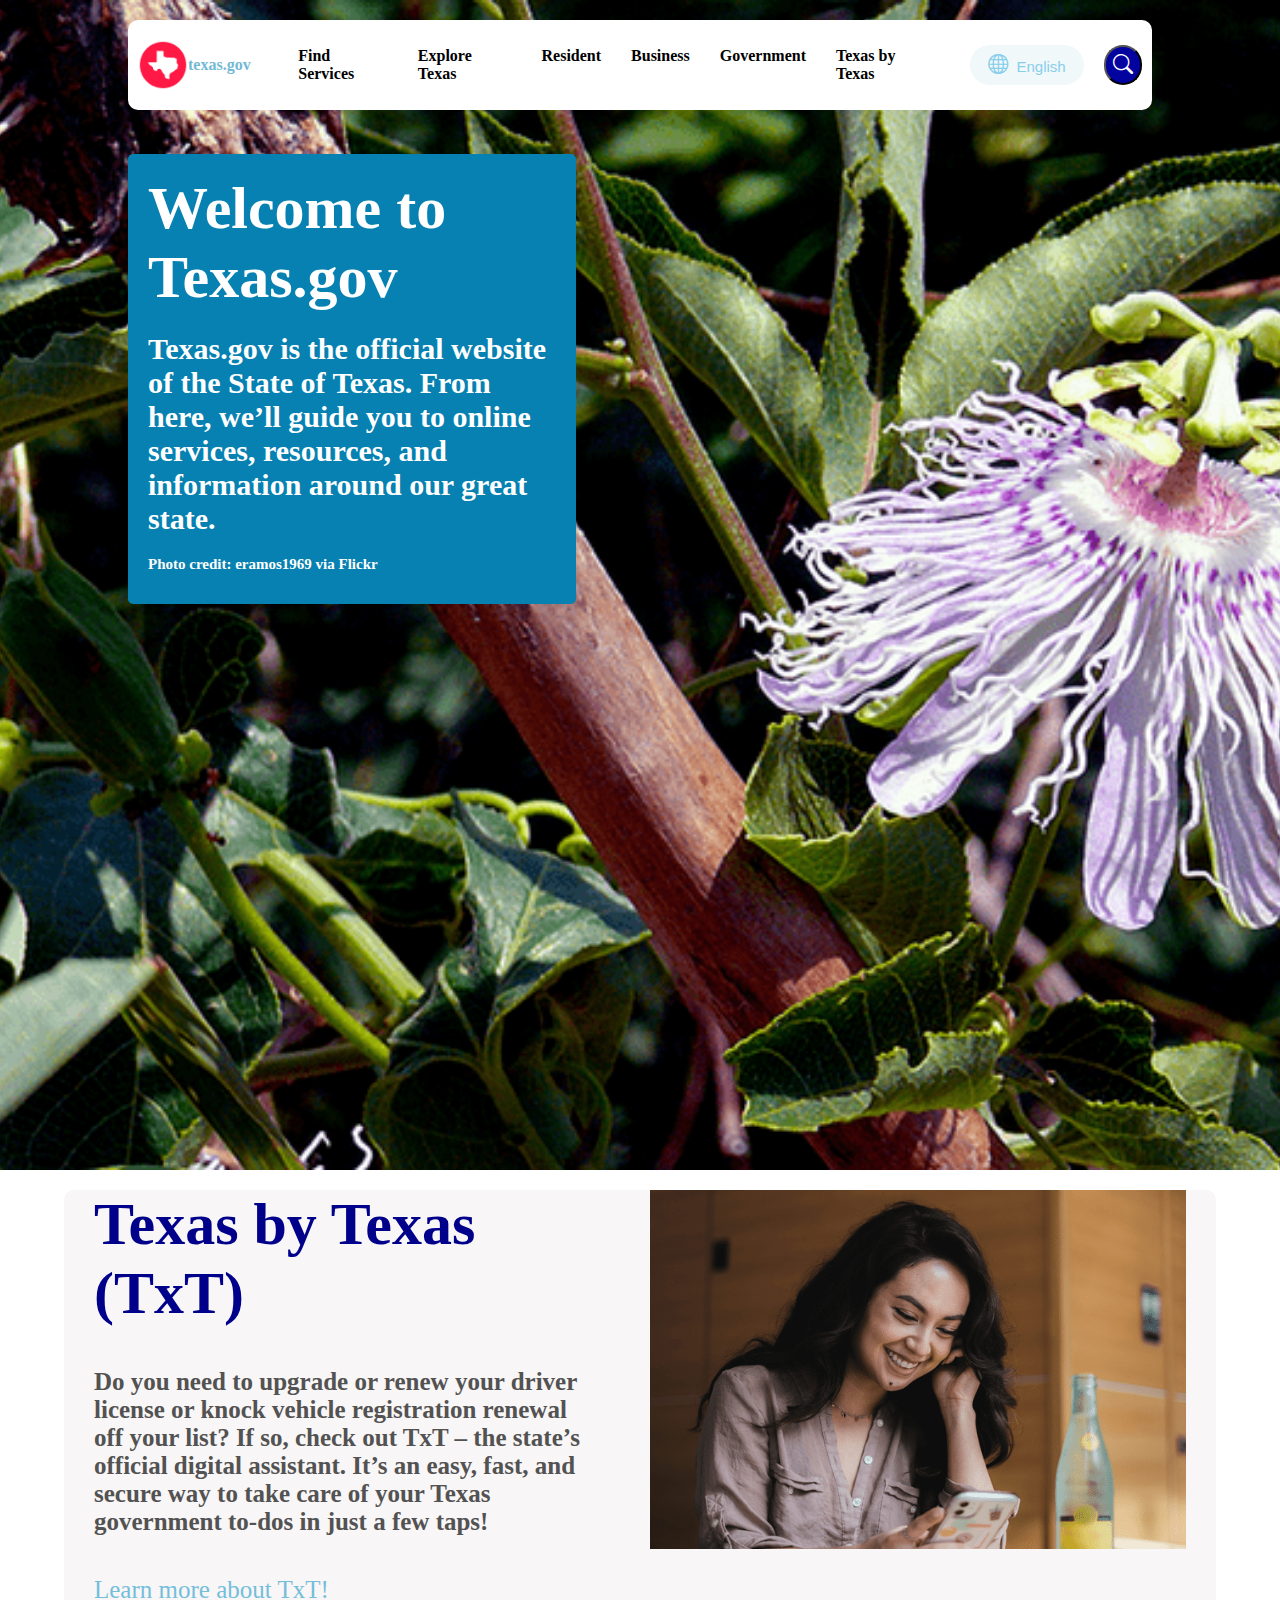
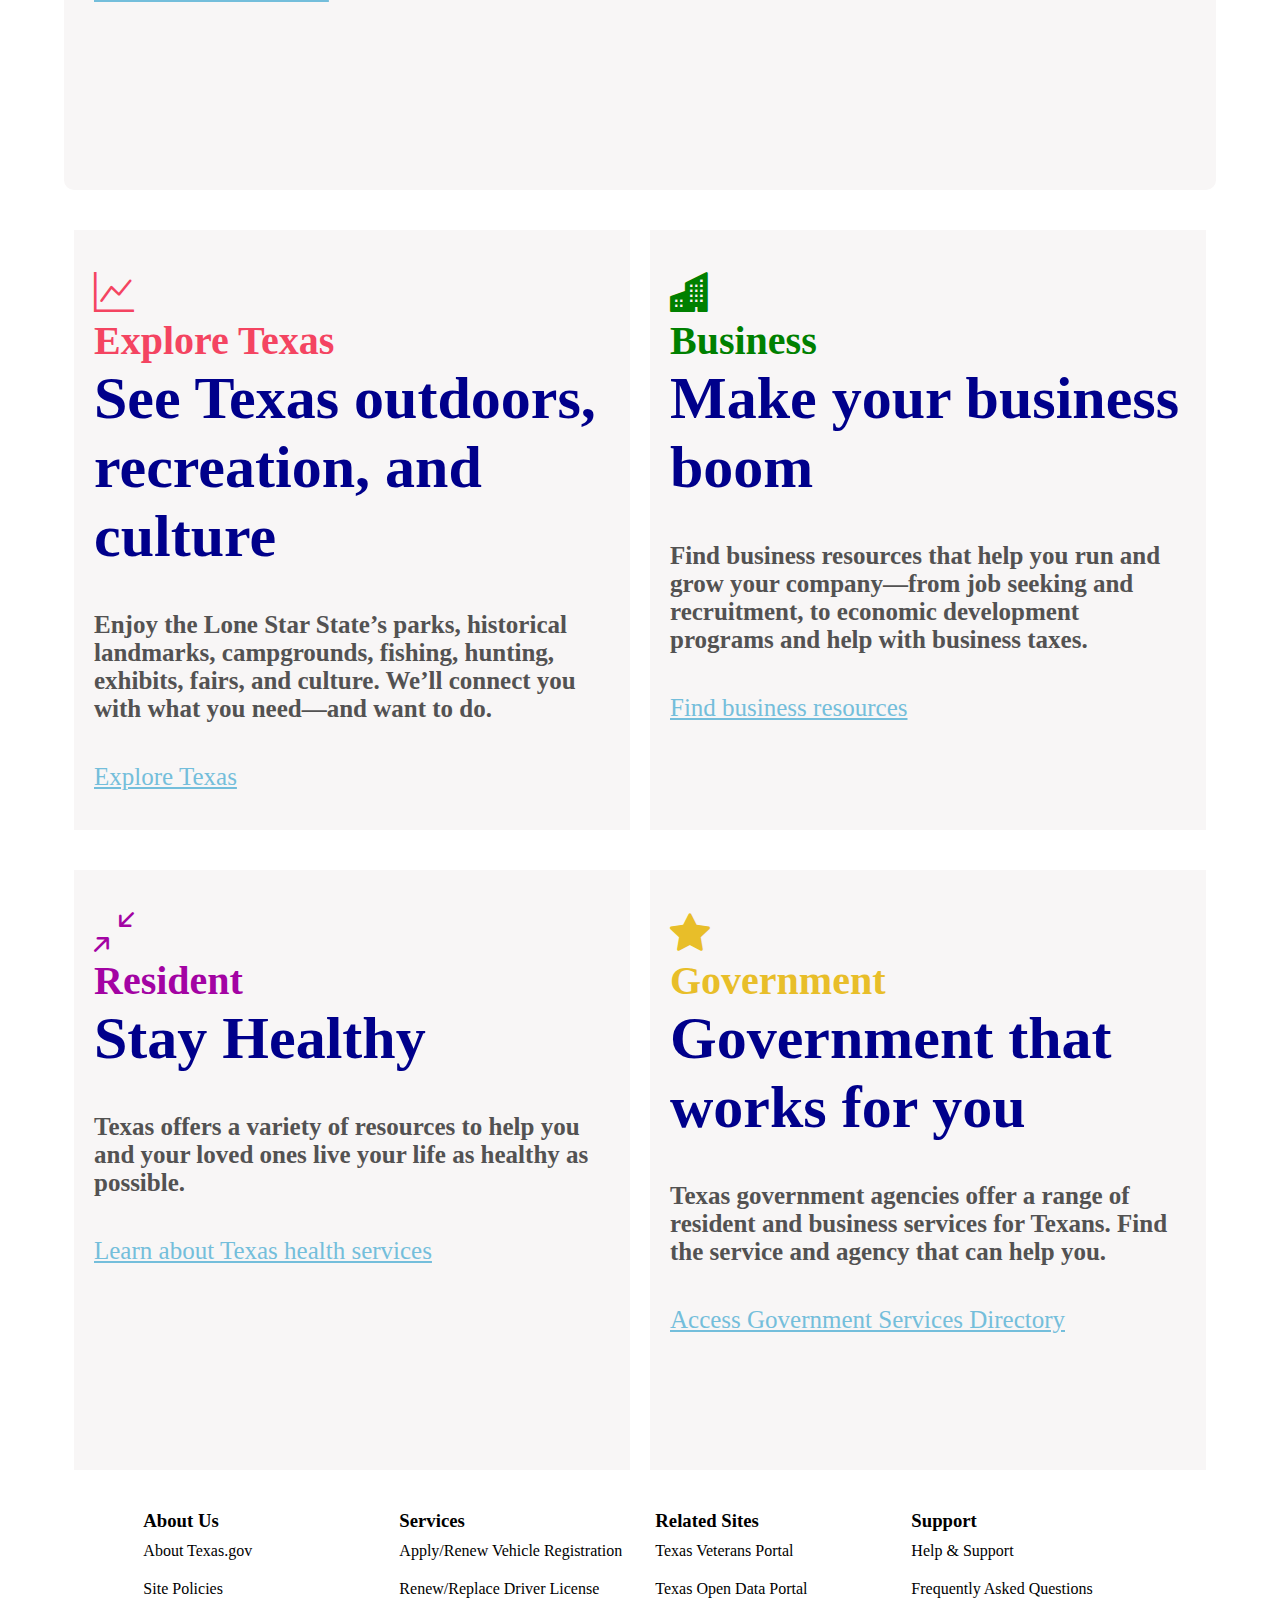
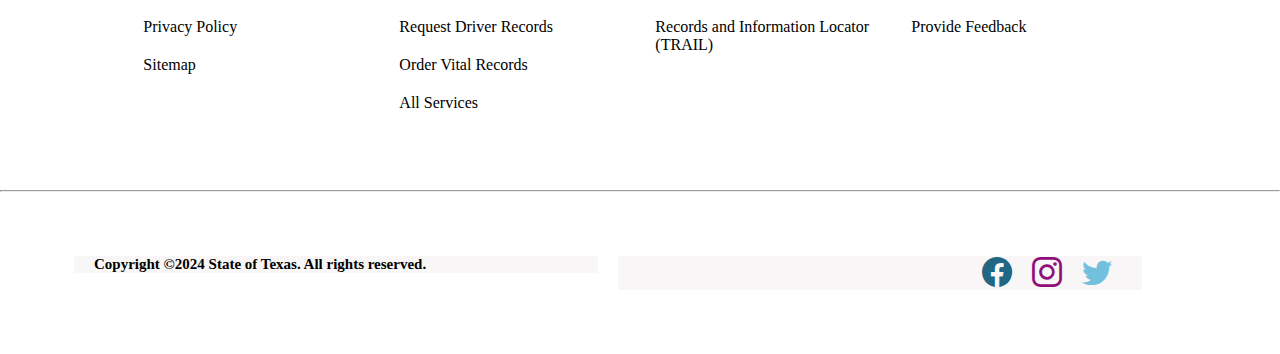
<file: index.html>
<!DOCTYPE html>
<html lang="en">
<head>
    <meta charset="UTF-8">
    <meta name="viewport" content="width=device-width, initial-scale=1.0">
    <link rel="stylesheet" href="./style.css">
    <link rel="stylesheet" href="https://cdn.jsdelivr.net/npm/bootstrap-icons@1.11.3/font/bootstrap-icons.min.css">
    <title>texas</title>
</head>
<body>
    <div class="main-container">
        <div class="img-sec">
            <div class="navbar">
                <img src="./img/logo.png" alt="">
                <h4>texas.gov</h4>
                <ul>
                    <li>Find Services</li>
                      <li>Explore Texas</li>
                      <li>Resident</li>
                      <li>Business</li>
                       <li>Government</li>
                        <li>Texas by Texas</li>
                </ul>
                <button id="btn-1"><i class="bi bi-globe"></i>&nbsp; English</button>
                <button id="btn-2"><i class="bi bi-search"></i></button>
            </div>
            <div class="box">
                    <h1>Welcome to Texas.gov</h1>
                    <h5>Texas.gov is the official website of the State of Texas. From here, we’ll guide you to online services, resources, and information around our great state. </h5>
                    <h6>Photo credit: eramos1969 via Flickr</h6>
                
            </div>
        </div>
        <div class="text-area">
            <div class="text-sec">
                <div class="left">
                    <h1>Texas by Texas (TxT)</h1>
                    <h5>Do you need to upgrade or renew your driver license or knock vehicle registration renewal off your list? If so, check out TxT – the state’s official digital assistant. It’s an easy, fast, and secure way to take care of your Texas government to-dos in just a few taps!</h5>
                    <a href="">Learn more about TxT!</a>
                </div>
                <div class="right"><img src="./img/download.png" alt=""></div>
            </div>
            <div class="text-sec">
                <div class="left">
                    <h2 id="first"><i class="bi bi-graph-up"></i>Explore Texas</h2>
                    <h1>See Texas outdoors, recreation, and culture</h1>
                    <h5>Enjoy the Lone Star State’s parks, historical landmarks, campgrounds, fishing, hunting, exhibits, fairs, and culture. We’ll connect you with what you need—and want to do.</h5>
                    <a href="">Explore Texas</a>
                </div>
                <div class="right">
                    <h2 id="second"><i class="bi bi-buildings-fill"></i> Business</h2>
                    <h1>Make your business boom</h1>
                    <h5>Find business resources that help you run and grow your company—from job seeking and recruitment, to economic development programs and help with business taxes.</h5>
                    <a href="">Find business resources</a>
                </div>
            </div>
            <div class="text-sec">
                <div class="left">
                    <h2 id="third"><i class="bi bi-arrows-angle-contract"></i>Resident</h2>
                    <h1>Stay Healthy</h1>
                    <h5>Texas offers a variety of resources to help you and your loved ones live your life as healthy as possible.</h5>
                    <a href="">Learn about Texas health services</a>
                </div>
                <div class="right">
                    <h2 id="fourth"><i class="bi bi-star-fill"></i>Government</h2>
                    <h1>Government that works for you</h1>
                    <h5>Texas government agencies offer a range of resident and business services for Texans. Find the service and agency that can help you.</h5>
                    <a href=""> Access Government Services Directory</a>
                </div>
            </div>
        </div>
        <div class="foter-sec">
            <div class="ul">
                <ul>
                    <h3>About Us</h3>
                    <li>About Texas.gov</li>
                    <li>  Site Policies</li>
                    <li>Privacy Policy</li>
                    <li>Sitemap</li>
                </ul>
                <ul>
                    <h3>Services</h3>
                    <li>Apply/Renew Vehicle Registration</li>
                    <li>Renew/Replace Driver License</li>
                    <li>Request Driver Records</li>
                    <li>Order Vital Records</li>
                    <li>All Services</li>
                </ul>
                <ul>
                    <h3>Related Sites</h3>
                    <li>Texas Veterans Portal</li>
                    <li>  Texas Open Data Portal</li>
                    <li> Records and Information Locator (TRAIL)</li>
                </ul>
                <ul>
                    <h3>Support</h3>
                    <li>Help & Support</li>
                    <li> Frequently Asked Questions</li>
                    <li>Provide Feedback</li>
                </ul>
            </div>
            <hr>
            <div class="bottom">
                <div class="left">
                    <h5>Copyright ©2024 State of Texas. All rights reserved.</h5>
                </div>
                <div class="right">
                   <span> <i class="bi bi-facebook"></i>
                    <i class="bi bi-instagram"></i>
                    <i class="bi bi-twitter"></i></span>
                </div>
            </div>
        </div>
    </div>

</body>
</html>
</file>
<file: style.css>
*{
    padding: 0;
    margin: 0;
    box-sizing: border-box;
}
.main-container{
    width: 100%;
    height: auto;
}
.img-sec{
    width: 100%;
    height: 130vh;
    background-image: url(./img/bg-img.png);
    background-position:center ;
    background-size: cover;
}
.navbar{
    width: 80%;
    height: 10vh;
    margin-inline: 10%;
    background-color: white;
    display: flex;
    align-items: center;
    padding-inline: 10px;
    position: relative;
    top: 20px;
    border-radius: 10px;
}
.navbar img{
    width: 50px;
    height: 50px;
    
}
.navbar h4{
    width: 10%;
    color: rgb(115, 185, 213);
}
.navbar ul{
    width: 70%;
    display: flex;
}
.navbar ul li{
    list-style: none;
    padding-inline: 15px;
    font-weight: 900;
}
.navbar i{
    font-size: 20px;
}
#btn-1{
    width: 120px;
    height: 40px;
    border-radius: 20px;
    margin-inline: 20px;
    color: skyblue;
    border: none;
    font-size: 15px;
    background-color: rgb(241, 248, 249);
}
#btn-2{
    width: 40px;
    height: 40px;
    color: white;
    color: white;
    border-radius: 20px;
    background-color: rgb(3, 3, 159);
}
.box{
    width: 35%;
    height: 450px;
    color: white;
    margin-left: 10%;
    margin-top: 5%;
    border-radius: 5px;
    padding: 20px;
    background-color: rgb(6, 129, 177);
}
.box h1{
    font-size: 60px;
}
.box h5{
    padding-block: 20px;
    font-size: 30px;
}
.box h6{
    font-size: 15px;
}
.text-area{
    width: 100%;
    height: auto;
    display: flex;
    flex-direction: column;
    align-items: center;
}
.text-sec{
    width: 90%;
    height: 600px;
    display: flex;
    border-radius: 10px;
    margin-block: 20px;
   
}
.text-sec:first-child{
    background-color: rgb(248, 246, 246);
}
.left{
    width: 50%;
    height: 100%;
    margin-inline: 10px;
    padding-inline: 20px;
    display: flex;
    flex-direction: column;
    justify-content: start;
    background-color: rgb(248, 246, 246);
}
.right{
    width: 50%;
    height: 100%;
    margin-inline: 10px;
    padding-inline: 20px;
    display: flex;
    flex-direction: column;
    justify-content: start;
    background-color: rgb(248, 246, 246);
}
.text-sec h1{
    font-size: 60px;
    font-weight: 900;
    color: darkblue;
}
.text-sec h5{
    font-size: 25px;
    color: rgb(83, 82, 82);
    padding-block: 40px;
}
.text-sec a{
    color: rgb(116, 190, 219);
    font-size: 25px;
}
.text-sec h2{
    font-size: 40px;
    padding-top: 40px;
    display: flex;
    flex-direction: column;
}
#first{
    color: rgb(244, 68, 97);
}
#second{
    color: green;
}
#third{
    color: rgb(163, 3, 163);
}
#fourth{
    color: rgb(232, 190, 41);
}
.foter-sec{
    width: 100%;
    height: auto;

}
.ul {
    width: 100%;
    height: 300px;
    display: flex;
    padding-inline: 10%;
    padding-top: 20px;
    justify-content: space-around;

}
.ul ul{
    width: 22%;
    height: 100%;
}
.ul ul li{
    list-style: none;
    padding-block: 10px;
}
.bottom{
    width: 95%;
    display: flex;
    padding: 5%;
    
}
.bottom .left h5{
    font-size:15px;
}
.bottom .right span{
    
    display: flex;
    justify-content: end;
}
.right span i{
    font-size: 30px;
    margin-inline: 10px;
}
.right span i:first-child{
    color: rgb(33, 102, 130);
}
.right span i:nth-child(2){
    color: rgb(144, 15, 122);
}
.right span i:last-child{
    color: rgb(114, 192, 222);
}




/* responsive 768 */
@media(max-width:768px){
    .img-sec{
        display: flex;
        flex-direction: column;
        justify-content: space-between;
    }
    .navbar{
        width: 100%;
        margin: 0;
        padding: 0;
        border-radius: 0;
    }
    .navbar ul li{
        font-size: 10px;
        padding-inline: 5px;
        font-weight: 200;
    }
    #btn-1{
       display: none;
    }
   #btn-2{
    margin-left: 30px;
   }
    .navbar i{
        font-size: 15px;
    }
    .box{
        width: 100%;
        height: 250px;
        margin: 0;
    }
    .box h1{
        font-size: 40px;
    }
    .box h5{
        font-size: 20px;
        font-weight: 200;
    }
    .box h6{
        font-size: 15px;
    }
    .text-sec{
        width: 100%;
        height: auto;
        flex-direction: column;
        margin: 0;
    }
    .left{
        width: 100%;
        height: auto;
        margin-block: 10px;
        padding: 20px;
        margin-inline: 0;
    }
    .right{
        width: 100%;
        height: auto;
        padding: 20px;
        margin-inline: 0;
    }
    .text-sec h1{
        font-size: 40px;
    }
    .text-sec h5{
        padding-block: 20px;
        font-size: 20px;

    }
    .text-sec a{
        font-size: 15px;
    }
    .ul{
        height: auto;

        width: 100%;
        
    }
    .ul ul{
        margin-block: 10px;
    }
    .ul ul li{
        padding: 0;
    }
    .bottom{
        width: 100%;
        height: auto;
        display: flex;
        padding: 0;
    }
    .bottom .left{
        width: 50%;
        margin: 0;
    }
    .bottom .left h5{
        font-size: 10px;
        margin: 0;
    }
    .bottom .right{
        width: 50%;
    }
}


/* responsive 480 */
@media(max-width:480px){
   .navbar{
    justify-content: space-between;
   }
    .navbar ul {
        display: none;
    }
    .navbar img{
        position: absolute;

    }
    .navbar h4{
        padding-left: 50px;
    }
    .box{
        height: auto;
    }
    .text-sec h1{
        font-size: 30px;
    }
    .text-sec h5{
        font-size: 20px;
        font-weight: 200;
    }
    .foter-sec .ul{
        flex-direction: column;
    }
    .ul ul{
        width: 100%;
    }
    .ul ul li{
        margin-block:2px ;
    }
    .bottom{
        flex-direction: column;
    }
    .bottom .left{
      width: 100%;
    }
    .bottom .left h5{
        font-size: 13px;
    }
    .bottom .right{
        width: 100%;
        justify-content: start;
    }
    .bottom .right span{
        justify-content: start;
        font-size: 20px;
    }

}
</file>
